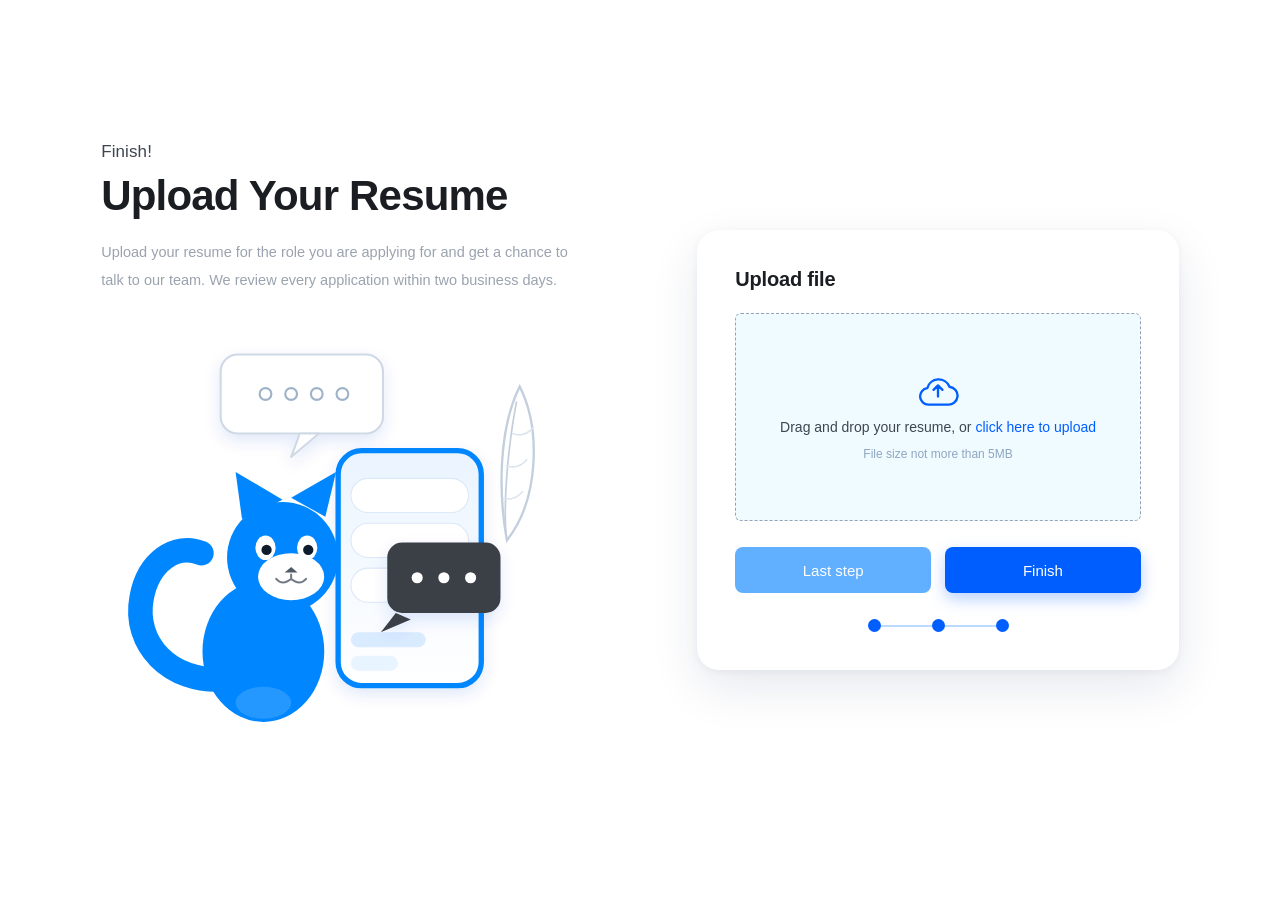
<file: 01-frontend/index.html>
<!DOCTYPE html>
<html lang="en">
<head>
<meta charset="UTF-8">
<meta name="viewport" content="width=device-width, initial-scale=1">
<title>Upload Your Resume</title>
<link rel="stylesheet" href="style.css">
</head>
<body>

<main class="page">

  <!-- ============ LEFT: copy + illustration ============ -->
  <section class="intro" aria-labelledby="page-title">
    <p class="step">Finish!</p>
    <h1 id="page-title">Upload Your Resume</h1>
    <p class="lede">
      Upload your resume for the role you are applying for and get a chance to
      talk to our team. We review every application within two business days.
    </p>

    <div class="art" aria-hidden="true">
      <svg viewBox="0 0 440 400" role="presentation" focusable="false">
        <defs>
          <linearGradient id="phoneTint" x1="0" y1="0" x2="0" y2="1">
            <stop offset="0%"  stop-color="#eaf4ff"/>
            <stop offset="100%" stop-color="#ffffff"/>
          </linearGradient>
          <filter id="soft" x="-30%" y="-30%" width="160%" height="160%">
            <feDropShadow dx="0" dy="6" stdDeviation="7" flood-color="#0b4fd0" flood-opacity="0.12"/>
          </filter>
        </defs>

        <!-- feather, clear of everything else (top right) -->
        <g class="feather">
          <path d="M392 52 C412 92 410 158 380 196 C372 152 372 92 392 52 Z"
                fill="#ffffff" stroke="#c3cfdd" stroke-width="2.2"/>
          <path d="M389 66 C381 108 377 156 379 190" stroke="#c3cfdd" stroke-width="1.6" fill="none"/>
          <path d="M385 96 C393 99 400 96 405 90 M379 126 C387 129 394 126 399 120
                   M376 156 C383 159 390 156 395 150" stroke="#dbe4ef" stroke-width="1.5" fill="none"/>
        </g>

        <!-- phone -->
        <g filter="url(#soft)">
          <rect x="222" y="112" width="134" height="220" rx="22"
                fill="url(#phoneTint)" stroke="#0087ff" stroke-width="5"/>
          <rect x="234" y="138" width="110" height="32" rx="16" fill="#ffffff" stroke="#dbe8f7"/>
          <rect x="234" y="180" width="110" height="32" rx="16" fill="#ffffff" stroke="#dbe8f7"/>
          <rect x="234" y="222" width="110" height="32" rx="16" fill="#ffffff" stroke="#dbe8f7"/>
          <rect x="234" y="282" width="70"  height="14" rx="7"  fill="#d9ecff"/>
          <rect x="234" y="304" width="44"  height="14" rx="7"  fill="#e8f4ff"/>
        </g>

        <!-- cat -->
        <g class="cat">
          <!-- tail: thick curl, drawn first so the body covers its root -->
          <path d="M116 326 C64 330 30 292 38 250 C44 216 70 198 94 208"
                fill="none" stroke="#0087ff" stroke-width="23" stroke-linecap="round"/>
          <!-- body -->
          <ellipse cx="152" cy="300" rx="57" ry="66" fill="#0087ff"/>
          <!-- head -->
          <circle cx="170" cy="212" r="52" fill="#0087ff"/>
          <!-- ears -->
          <path d="M132 176 L126 132 L170 158 Z" fill="#0087ff"/>
          <path d="M210 174 L220 132 L178 156 Z" fill="#0087ff"/>
          <!-- muzzle -->
          <ellipse cx="178" cy="230" rx="31" ry="22" fill="#ffffff"/>
          <!-- eyes -->
          <ellipse cx="154" cy="203" rx="9.5" ry="11.5" fill="#ffffff"/>
          <ellipse cx="193" cy="203" rx="9.5" ry="11.5" fill="#ffffff"/>
          <circle cx="155" cy="205" r="4.8" fill="#0d1b2a"/>
          <circle cx="194" cy="205" r="4.8" fill="#0d1b2a"/>
          <!-- nose + mouth -->
          <path d="M178 221 l-6 5 h12 z" fill="#0d1b2a" opacity=".72"/>
          <path d="M178 228 v4 M178 232 q-8 7 -14 0 M178 232 q8 7 14 0"
                stroke="#0d1b2a" stroke-width="1.9" fill="none" stroke-linecap="round" opacity=".58"/>
          <!-- subtle belly patch, low on the body so it does not read as an object -->
          <ellipse cx="152" cy="348" rx="26" ry="15" fill="#ffffff" opacity=".14"/>
        </g>

        <!-- white bubble with loading dots -->
        <g class="bubble bubble--light" filter="url(#soft)">
          <rect x="112" y="22" width="152" height="74" rx="16"
                fill="#ffffff" stroke="#cfd9e6" stroke-width="2"/>
          <path d="M186 96 l-8 22 l26 -22 z" fill="#ffffff" stroke="#cfd9e6" stroke-width="2"
                stroke-linejoin="round"/>
          <circle cx="154" cy="59" r="5.5" fill="none" stroke="#9fb3c8" stroke-width="2"/>
          <circle cx="178" cy="59" r="5.5" fill="none" stroke="#9fb3c8" stroke-width="2"/>
          <circle cx="202" cy="59" r="5.5" fill="none" stroke="#9fb3c8" stroke-width="2"/>
          <circle cx="226" cy="59" r="5.5" fill="none" stroke="#9fb3c8" stroke-width="2"/>
        </g>

        <!-- dark bubble with typing dots -->
        <g class="bubble bubble--dark" filter="url(#soft)">
          <rect x="268" y="198" width="106" height="66" rx="14" fill="#3b3f46"/>
          <path d="M276 264 l-14 18 l28 -12 z" fill="#3b3f46"/>
          <circle cx="296" cy="231" r="5.2" fill="#ffffff"/>
          <circle cx="321" cy="231" r="5.2" fill="#ffffff"/>
          <circle cx="346" cy="231" r="5.2" fill="#ffffff"/>
        </g>
      </svg>
    </div>
  </section>

  <!-- ============ RIGHT: upload card ============ -->
  <section class="card" aria-labelledby="card-title">
    <h2 id="card-title">Upload file</h2>

    <!-- Dropzone is a real <label for>, so clicking it opens the file dialog
         without any JS, and keyboard users get the same behaviour via Enter/Space. -->
    <label class="dropzone" id="dropzone" for="file-input" tabindex="0">
      <input type="file" id="file-input" accept=".pdf,.doc,.docx,.rtf,.txt" hidden>

      <svg class="cloud" viewBox="0 0 64 48" aria-hidden="true">
        <path d="M46 46H18a12 12 0 0 1-1.6-23.9A17 17 0 0 1 48.7 20A13 13 0 0 1 46 46Z"
              fill="none" stroke="currentColor" stroke-width="3.4"
              stroke-linecap="round" stroke-linejoin="round"/>
        <path d="M32 34V18m0 0-6.5 6.5M32 18l6.5 6.5" fill="none" stroke="currentColor"
              stroke-width="3.4" stroke-linecap="round" stroke-linejoin="round"/>
      </svg>

      <p class="dz-line">Drag and drop your resume, or <span class="link">click here to upload</span></p>
      <p class="dz-hint">File size not more than 5MB</p>

      <p class="dz-file" id="file-name" role="status" aria-live="polite" hidden></p>
    </label>

    <div class="actions">
      <button type="button" class="btn btn--ghost" id="last-step">Last step</button>
      <button type="button" class="btn btn--primary" id="finish">Finish</button>
    </div>

    <ol class="steps" aria-label="Step 3 of 3">
      <li class="steps__dot" aria-current="step"></li>
      <li class="steps__dot"></li>
      <li class="steps__dot"></li>
    </ol>
  </section>

</main>

<script src="script.js"></script>
</body>
</html>
</file>
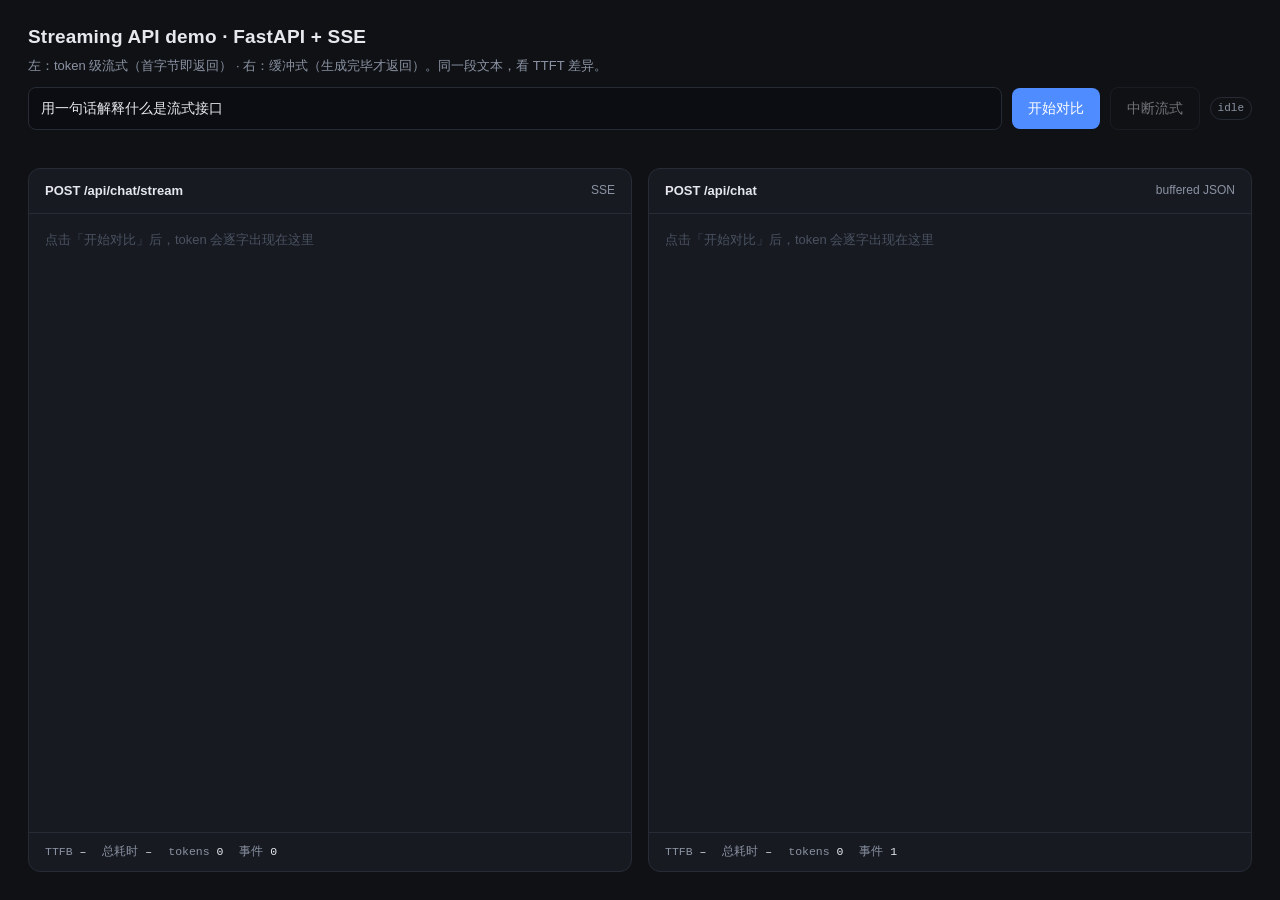
<file: 04-python-streaming/static/index.html>
<!DOCTYPE html>
<html lang="zh-CN">
<head>
<meta charset="utf-8">
<meta name="viewport" content="width=device-width, initial-scale=1">
<title>FastAPI Streaming Demo</title>
<style>
  :root{
    --bg:#0f1115; --panel:#171a21; --line:#262b35; --fg:#e6e8ee; --dim:#8b93a3;
    --accent:#4f8cff; --ok:#3ddc97; --warn:#ffb454; --mono:"SFMono-Regular",Consolas,"Liberation Mono",monospace;
  }
  *{box-sizing:border-box}
  body{margin:0;background:var(--bg);color:var(--fg);font:14px/1.6 -apple-system,"Segoe UI","Microsoft YaHei",sans-serif;display:flex;flex-direction:column;min-height:100vh}
  header{padding:22px 28px 10px}
  h1{margin:0 0 4px;font-size:19px;letter-spacing:.2px}
  header p{margin:0;color:var(--dim);font-size:13px}
  .wrap{display:grid;grid-template-columns:1fr 1fr;gap:16px;padding:16px 28px 28px;flex:1}
  .panel{background:var(--panel);border:1px solid var(--line);border-radius:12px;display:flex;flex-direction:column;min-height:340px;overflow:hidden}
  .panel h2{margin:0;padding:12px 16px;font-size:13px;font-weight:600;border-bottom:1px solid var(--line);display:flex;justify-content:space-between;align-items:center}
  .panel h2 span{color:var(--dim);font-weight:400;font-size:12px}
  .out{padding:14px 16px;flex:1;white-space:pre-wrap;word-break:break-word;font-size:14px;min-height:180px;overflow:auto}
  .out:empty::before{content:"点击「开始对比」后，token 会逐字出现在这里";color:#4a5261;font-size:13px}
  .out .cursor{display:inline-block;width:7px;height:16px;background:var(--accent);vertical-align:-2px;animation:blink 1s steps(1) infinite}
  @keyframes blink{50%{opacity:0}}
  .meta{padding:10px 16px;border-top:1px solid var(--line);font-family:var(--mono);font-size:11.5px;color:var(--dim);display:flex;gap:16px;flex-wrap:wrap}
  .meta b{color:var(--fg);font-weight:500}
  .bar{padding:0 28px 22px;display:flex;gap:10px;align-items:center;flex-wrap:wrap}
  input[type=text]{flex:1;min-width:240px;background:#0b0d12;border:1px solid var(--line);color:var(--fg);padding:9px 12px;border-radius:8px;font:inherit}
  input[type=text]:focus{outline:none;border-color:var(--accent)}
  button{background:var(--accent);border:0;color:#fff;padding:9px 16px;border-radius:8px;font:inherit;cursor:pointer}
  button:hover{filter:brightness(1.1)}
  button:disabled{opacity:.45;cursor:not-allowed;filter:none}
  button.ghost{background:transparent;border:1px solid var(--line);color:var(--fg)}
  .tag{font-family:var(--mono);font-size:11px;padding:2px 7px;border-radius:999px;border:1px solid var(--line);color:var(--dim)}
  .tag.live{color:var(--ok);border-color:#24604a}
  .tag.err{color:var(--warn);border-color:#5c4a24}
  @media (max-width:820px){.wrap{grid-template-columns:1fr}}
</style>
</head>
<body>
<header>
  <h1>Streaming API demo · FastAPI + SSE</h1>
  <p>左：token 级流式（首字节即返回） · 右：缓冲式（生成完毕才返回）。同一段文本，看 TTFT 差异。</p>
</header>

<div class="bar">
  <input id="prompt" type="text" value="用一句话解释什么是流式接口" aria-label="prompt">
  <button id="run">开始对比</button>
  <button id="stop" class="ghost" disabled>中断流式</button>
  <span class="tag" id="state">idle</span>
</div>

<div class="wrap">
  <section class="panel">
    <h2>POST /api/chat/stream <span id="s-status">SSE</span></h2>
    <div class="out" id="s-out"></div>
    <div class="meta">
      <div>TTFB <b id="s-ttfb">–</b></div>
      <div>总耗时 <b id="s-total">–</b></div>
      <div>tokens <b id="s-tok">0</b></div>
      <div>事件 <b id="s-ev">0</b></div>
    </div>
  </section>

  <section class="panel">
    <h2>POST /api/chat <span>buffered JSON</span></h2>
    <div class="out" id="b-out"></div>
    <div class="meta">
      <div>TTFB <b id="b-ttfb">–</b></div>
      <div>总耗时 <b id="b-total">–</b></div>
      <div>tokens <b id="b-tok">0</b></div>
      <div>事件 <b>1</b></div>
    </div>
  </section>
</div>

<script>
const $ = id => document.getElementById(id);
let controller = null;

const setState = (t, cls='') => { const e=$('state'); e.textContent=t; e.className='tag '+cls; };

/** Minimal SSE parser over a fetch ReadableStream (EventSource can't POST). */
async function streamChat(prompt, signal, onEvent) {
  const res = await fetch('/api/chat/stream', {
    method:'POST',
    headers:{'Content-Type':'application/json'},
    body: JSON.stringify({prompt, token_delay_ms:30, max_tokens:120}),
    signal
  });
  if (!res.ok) throw new Error('HTTP '+res.status);
  const reader = res.body.getReader();
  const dec = new TextDecoder();
  let buf = '';
  while (true) {
    const {value, done} = await reader.read();
    if (done) break;
    buf += dec.decode(value, {stream:true});
    // SSE frames are separated by a blank line
    let idx;
    while ((idx = buf.indexOf('\n\n')) >= 0) {
      const frame = buf.slice(0, idx); buf = buf.slice(idx + 2);
      let event='message', data='';
      for (const line of frame.split('\n')) {
        if (line.startsWith('event:')) event = line.slice(6).trim();
        else if (line.startsWith('data:')) data += line.slice(5).trim();
        // lines starting with ':' are heartbeats — ignore
      }
      if (data) { try { onEvent(event, JSON.parse(data)); } catch(e){} }
    }
  }
}

async function run() {
  $('run').disabled = true; $('stop').disabled = false;
  ['s-out','b-out'].forEach(id=>$(id).textContent='');
  ['s-ttfb','s-total','b-ttfb','b-total'].forEach(id=>$(id).textContent='–');
  $('s-tok').textContent='0'; $('b-tok').textContent='0'; $('s-ev').textContent='0';
  $('s-status').textContent='SSE'; $('s-status').className='';
  const prompt = $('prompt').value;
  const t0 = performance.now();
  let firstByte = null, tokens = 0, events = 0;

  // --- streaming, started first so both run concurrently ---
  controller = new AbortController();
  const cur = document.createElement('span');
  cur.className = 'cursor';
  $('s-out').appendChild(cur);
  setState('streaming','live');

  const streamPromise = streamChat(prompt, controller.signal, (ev, d) => {
    events++; $('s-ev').textContent = events;
    if (firstByte === null && ev === 'start') {
      firstByte = performance.now() - t0;
      $('s-ttfb').textContent = firstByte.toFixed(0) + ' ms';
    }
    if (ev === 'token') {
      cur.insertAdjacentText('beforebegin', d.text);
      tokens++; $('s-tok').textContent = tokens;
    }
    if (ev === 'error') { $('s-status').textContent = 'upstream error'; $('s-status').className=''; }
    if (ev === 'done') {
      cur.remove();
      $('s-total').textContent = (performance.now()-t0).toFixed(0)+' ms';
      setState(d.cancelled ? 'cancelled' : 'stream done', d.cancelled ? 'err' : 'live');
    }
  }).catch(e => {
    if (e.name === 'AbortError') { cur.remove(); setState('aborted','err'); }
    else { cur.remove(); $('s-status').textContent='error'; setState('error','err'); }
  }).finally(() => { $('stop').disabled = true; });

  // --- buffered, same payload ---
  const bt0 = performance.now();
  fetch('/api/chat', {
    method:'POST', headers:{'Content-Type':'application/json'},
    body: JSON.stringify({prompt, token_delay_ms:30, max_tokens:120})
  }).then(r=>r.json()).then(d=>{
    const total = performance.now() - bt0;
    $('b-out').textContent = d.text;
    $('b-ttfb').textContent = total.toFixed(0)+' ms';   // first byte == last byte here
    $('b-total').textContent = total.toFixed(0)+' ms';
    $('b-tok').textContent = d.tokens;
  }).catch(()=>{ $('b-out').textContent='请求失败'; });

  await Promise.all([streamPromise]);
  $('run').disabled = false;
}

$('run').addEventListener('click', run);
$('stop').addEventListener('click', () => controller && controller.abort());
</script>
</body>
</html>
</file>
<file: 01-frontend/style.css>
/* ============================================================
   Upload Your Resume — implementation of the Figma design
   Palette sampled from the design file:
     primary   #005EFF   (Finish / progress dots)
     secondary #61AFFF   (Last step)
     tint      #F0FBFF   (dropzone background)
     ink       #1A1D21   (headline)
     muted     #9AA3AF   (lede, hint)
   ============================================================ */

:root{
  --primary:#005eff;
  --primary-dark:#0047c4;
  --secondary:#61afff;
  --secondary-dark:#4d9ff5;
  --tint:#f0fbff;
  --line:#93a4b8;
  --ink:#1a1d21;
  --ink-soft:#3d4650;
  --muted:#9aa3af;
  --card-shadow:0 18px 48px rgba(16,42,89,.10), 0 2px 8px rgba(16,42,89,.05);
  --radius-card:22px;
  --radius-btn:8px;
  --page-max:1180px;
}

*,*::before,*::after{box-sizing:border-box}

html,body{height:100%}

body{
  margin:0;
  background:#fff;
  color:var(--ink);
  font-family:-apple-system,BlinkMacSystemFont,"Segoe UI","Helvetica Neue",
              "PingFang SC","Microsoft YaHei",Roboto,Arial,sans-serif;
  -webkit-font-smoothing:antialiased;
  text-rendering:optimizeLegibility;
}

/* ---------- layout ---------- */

.page{
  max-width:var(--page-max);
  margin:0 auto;
  padding:clamp(28px,6vh,72px) clamp(20px,4vw,56px);
  display:grid;
  grid-template-columns:minmax(0,1.05fr) minmax(0,.95fr);
  align-items:center;
  gap:clamp(32px,5vw,80px);
  min-height:100vh;
}

/* ---------- left column ---------- */

.step{
  margin:0 0 10px;
  font-size:17px;
  font-weight:500;
  color:var(--ink-soft);
  letter-spacing:.1px;
}

h1{
  margin:0 0 18px;
  font-size:clamp(30px,3.3vw,42px);
  line-height:1.14;
  font-weight:700;
  letter-spacing:-.8px;
  color:var(--ink);
}

.lede{
  margin:0 0 clamp(24px,4vh,44px);
  max-width:min(34em,100%);
  font-size:14.5px;
  line-height:1.95;
  color:var(--muted);
}

.intro,.card{min-width:0}

.art{margin:0;line-height:0;max-width:100%}
.art svg{width:100%;max-width:470px;height:auto;display:block}

/* gentle float so the illustration does not feel pasted on */
.bubble--light{animation:float 5.5s ease-in-out infinite}
.bubble--dark{animation:float 5.5s ease-in-out infinite .9s}
@keyframes float{
  0%,100%{transform:translateY(0)}
  50%{transform:translateY(-7px)}
}
@media (prefers-reduced-motion:reduce){
  .bubble--light,.bubble--dark{animation:none}
}

/* ---------- right column: card ---------- */

.card{
  background:#fff;
  border-radius:var(--radius-card);
  box-shadow:var(--card-shadow);
  padding:clamp(26px,3vw,38px);
  width:100%;
}

.card h2{
  margin:0 0 22px;
  font-size:20px;
  font-weight:700;
  letter-spacing:-.2px;
}

.dropzone{
  display:flex;
  flex-direction:column;
  align-items:center;
  justify-content:center;
  gap:8px;
  min-height:208px;
  padding:26px 20px;
  background:var(--tint);
  border:1.5px dashed var(--line);
  border-radius:6px;
  text-align:center;
  cursor:pointer;
  transition:background .18s ease, border-color .18s ease, transform .18s ease;
}

.dropzone:hover,
.dropzone:focus-visible{
  background:#e6f7ff;
  border-color:var(--primary);
  outline:none;
}

/* drag state is toggled from JS */
.dropzone.is-dragover{
  background:#dcf2ff;
  border-color:var(--primary);
  border-style:solid;
  transform:scale(1.008);
}

.dropzone.is-filled{background:#eaf7ff;border-style:solid;border-color:#9ccbff}

.cloud{
  width:44px;height:33px;
  color:var(--primary);
  margin-bottom:2px;
}

.dz-line{
  margin:0;
  font-size:14px;
  color:var(--ink-soft);
  line-height:1.6;
}

.dz-line .link{color:var(--primary);font-weight:500}

.dz-hint{
  margin:0;
  font-size:12px;
  color:#8fa6c0;
}

.dz-file{
  margin:10px 0 0;
  max-width:100%;
  font-size:12.5px;
  font-weight:600;
  color:var(--primary);
  word-break:break-all;
}

/* ---------- buttons ---------- */

.actions{
  display:grid;
  grid-template-columns:1fr 1fr;
  gap:14px;
  margin-top:26px;
}

.btn{
  height:46px;
  border:0;
  border-radius:var(--radius-btn);
  font-family:inherit;
  font-size:15px;
  font-weight:500;
  color:#fff;
  cursor:pointer;
  transition:background .16s ease, transform .06s ease, box-shadow .16s ease;
}

.btn:active{transform:translateY(1px)}

.btn--ghost{background:var(--secondary)}
.btn--ghost:hover{background:var(--secondary-dark)}
.btn--ghost:active{background:#3f92ea}

.btn--primary{background:var(--primary);box-shadow:0 6px 16px rgba(0,94,255,.28)}
.btn--primary:hover{background:var(--primary-dark);box-shadow:0 8px 20px rgba(0,94,255,.34)}
.btn--primary:active{background:#003da6}

.btn:focus-visible{
  outline:2px solid var(--primary);
  outline-offset:3px;
}

/* ---------- progress dots ---------- */

.steps{
  position:relative;
  display:flex;
  align-items:center;
  justify-content:center;
  margin:26px 0 0;
  padding:0;
  list-style:none;
}

/* one continuous rail, centred between the first and last dot */
.steps::before{
  content:"";
  position:absolute;
  left:50%;
  top:50%;
  width:128px;              /* = 2 x (dot 13px + gap 51px) */
  height:2px;
  background:#bcd9ff;
  transform:translate(-50%,-50%);
}

.steps__dot{
  position:relative;
  z-index:1;
  width:13px;height:13px;
  border-radius:50%;
  background:var(--primary);
  flex:none;
}

.steps__dot + .steps__dot{margin-left:51px}

/* ---------- responsive: stack on small screens ---------- */

@media (max-width:900px){
  .page{
    grid-template-columns:minmax(0,1fr);
    gap:36px;
    padding:36px 20px 48px;
    text-align:left;
  }
  .art svg{max-width:100%;margin:0 auto}
  .art{align-self:center}
  .card{padding:26px 22px}
  .dropzone{min-height:176px}
}

@media (max-width:480px){
  .actions{grid-template-columns:1fr;gap:10px}
  .btn{height:44px}
  h1{letter-spacing:-.4px}
}
</file>
